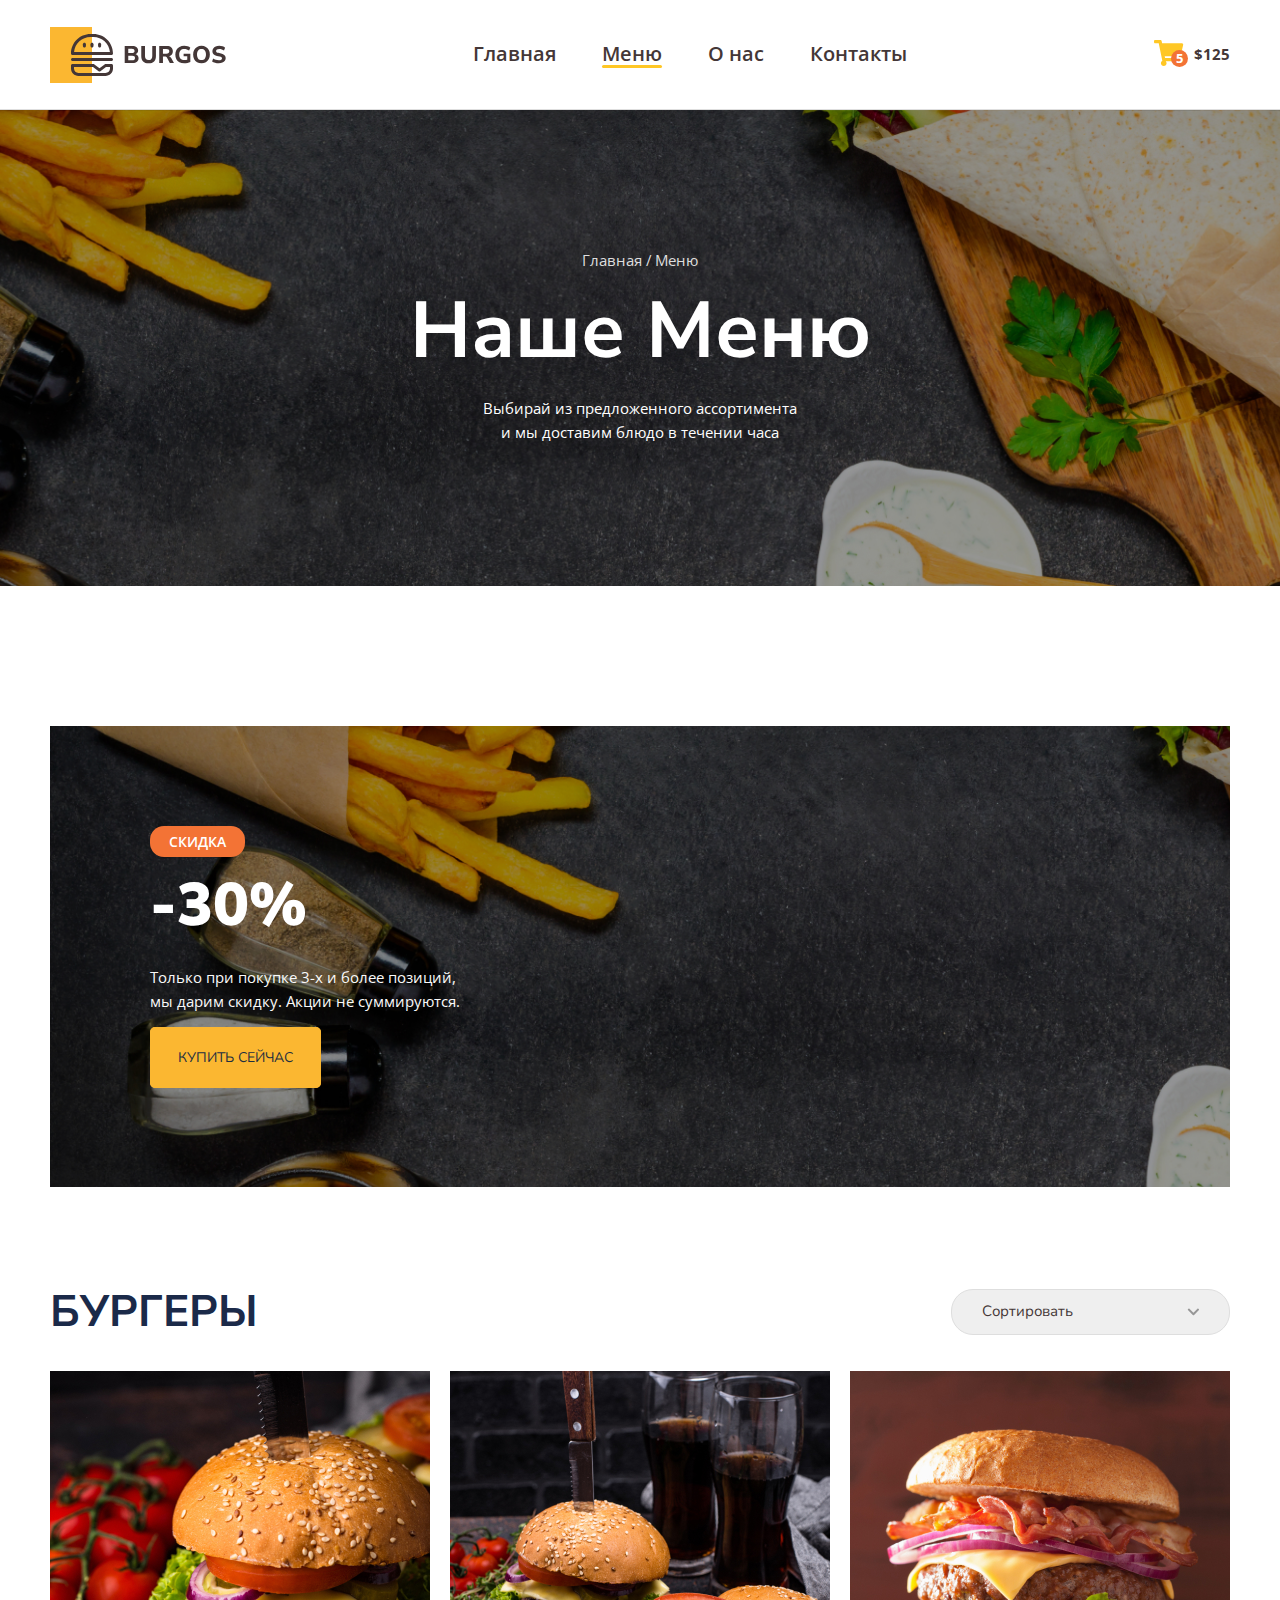
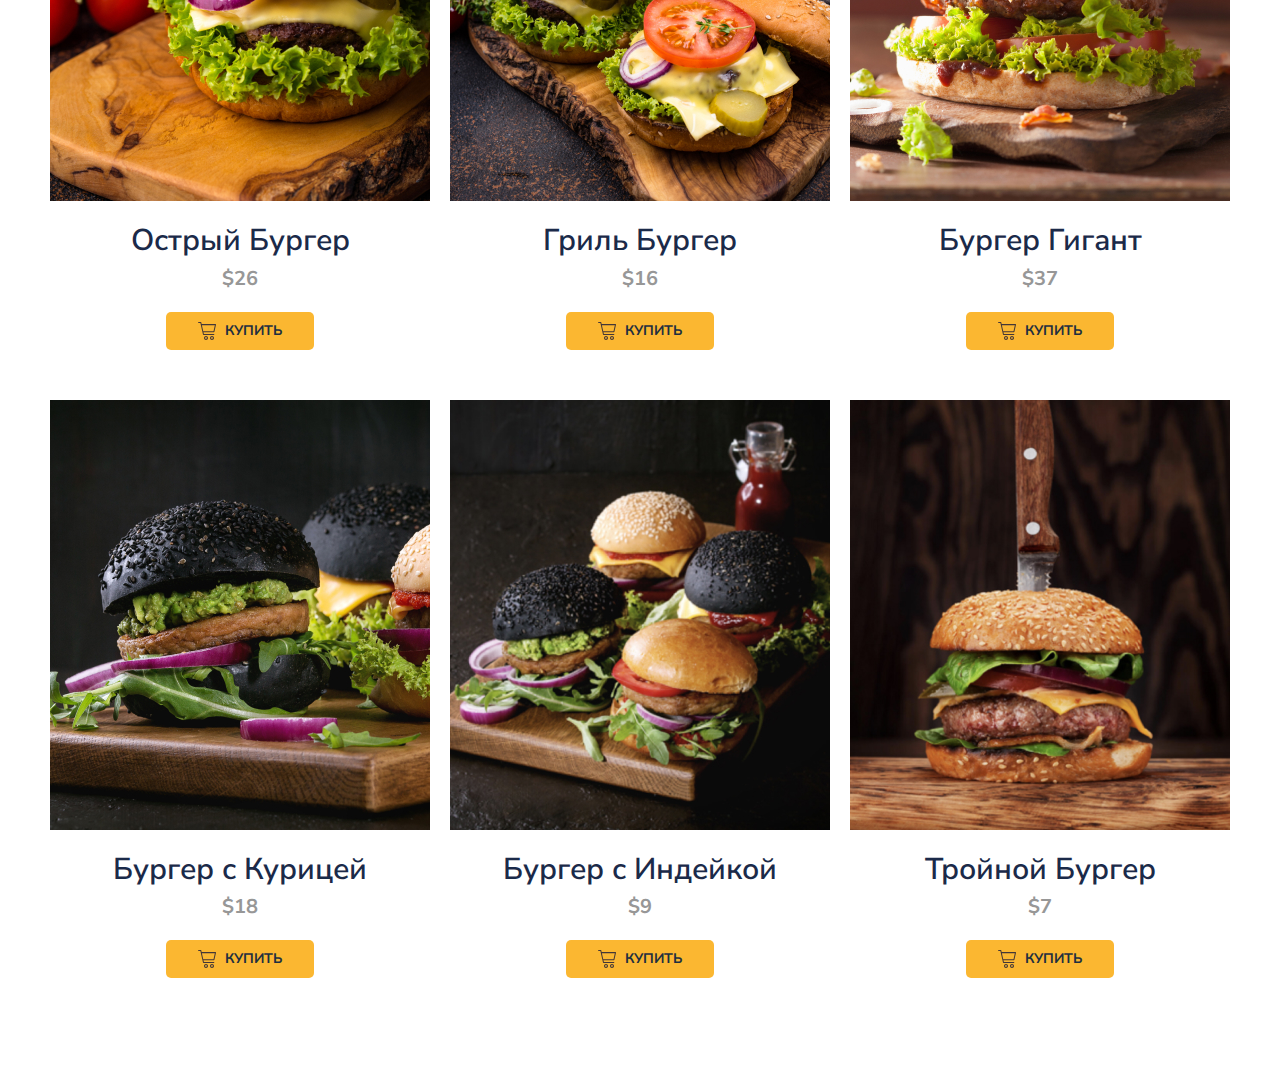
<file: index.html>
<!DOCTYPE html>
<html lang="ru">

<head>
	<meta charset="UTF-8">
	<meta http-equiv="X-UA-Compatible" content="IE=edge">
	<meta name="viewport" content="width=device-width, initial-scale=1.0">
	<title>Burger</title>
	<link rel="preconnect" href="https://fonts.googleapis.com">
	<link rel="preconnect" href="https://fonts.gstatic.com" crossorigin>
	<link href="https://fonts.googleapis.com/css2?family=Nunito+Sans:wght@600;700;800;900&family=Open+Sans:wght@400;600;700&display=swap" rel="stylesheet">
	<link rel="stylesheet" href="css/main.css">
	<link rel="stylesheet" href="css/normalize.css">
</head>

<body>
	<header>
		<div class="container">
			<div class="header">
				<a class="header-logo" href="#"></a>
				<nav>
					<ul class="header-nav">
						<li><a href="#">Главная</a></li>
						<li><a class="active" href="#">Меню</a></li>
						<li><a href="#">О нас</a></li>
						<li><a href="#">Контакты</a></li>
					</ul>
				</nav>
				<button class="button" type="button">
					<span class="button-item">
						<img src="images/cart.svg" alt="Корзина">
						<span class="button-count">5</span>
					</span>
					<span class="button-text">$125</span>
				</button>
			</div>
		</div>
	</header>
	<div class="bg">
		<div class="container">
			<ul class="breadcrumbs">
				<li><a href="#">Главная</a></li>
				<li><a href="#">Меню</a></li>
			</ul>
			<h1 class="title">Наше Меню</h1>
			<p class="description">Выбирай из предложенного ассортимента и мы доставим блюдо в течении часа</p>
		</div>
	</div>
	<main>
		<div class="banner">
			<div class="container">
				<div class="banner-box">
					<h2 class="banner-title">
						<span>скидка</span>
						-30%
					</h2>
					<p class="banner-text">Только при покупке 3-х и более позиций,
						мы&nbsp;дарим скидку. Акции не суммируются.</p>
					<a class="banner-link" href="#">купить сейчас</a>
				</div>
			</div>
		</div>
		<section class="menu">
			<div class="container">
				<div class="menu-header">
					<h2 class="menu-title">Бургеры</h2>
					<select class="menu-select">
						<option value="">Сортировать</option>
						<option value="">По возрастанию</option>
						<option value="">По убыванию</option>
					</select>
				</div>
				<div class="menu-grid">
					<div class="menu-grid-item">
						<div class="menu-grid-cover">
							<img src="images/menu/01.jpg" alt="Острый Бургер">
						</div>
						<p class="menu-grid-title">Острый Бургер</p>
						<p class="menu-grid-price">$26</p>
						<button class="menu-grid-btn" type="button">
							<span class="menu-grid-icon"></span>
							<span class="menu-grid-text">купить</span>
						</button>
					</div>
					<div class="menu-grid-item">
						<div class="menu-grid-cover">
							<img src="images/menu/02.jpg" alt="Гриль Бургер">
						</div>
						<p class="menu-grid-title">Гриль Бургер</p>
						<p class="menu-grid-price">$16</p>
						<button class="menu-grid-btn" type="button">
							<span class="menu-grid-icon"></span>
							<span class="menu-grid-text">купить</span>
						</button>
					</div>
					<div class="menu-grid-item">
						<div class="menu-grid-cover">
							<img src="images/menu/03.jpg" alt="Бургер Гигант">
						</div>
						<p class="menu-grid-title">Бургер Гигант</p>
						<p class="menu-grid-price">$37</p>
						<button class="menu-grid-btn" type="button">
							<span class="menu-grid-icon"></span>
							<span class="menu-grid-text">купить</span>
						</button>
					</div>
					<div class="menu-grid-item">
						<div class="menu-grid-cover">
							<img src="images/menu/04.jpg" alt="Бургер с Курицей">
						</div>
						<p class="menu-grid-title">Бургер с Курицей</p>
						<p class="menu-grid-price">$18</p>
						<button class="menu-grid-btn" type="button">
							<span class="menu-grid-icon"></span>
							<span class="menu-grid-text">купить</span>
						</button>
					</div>
					<div class="menu-grid-item">
						<div class="menu-grid-cover">
							<img src="images/menu/05.jpg" alt="Бургер с Индейкой">
						</div>
						<p class="menu-grid-title">Бургер с Индейкой</p>
						<p class="menu-grid-price">$9</p>
						<button class="menu-grid-btn" type="button">
							<span class="menu-grid-icon"></span>
							<span class="menu-grid-text">купить</span>
						</button>
					</div>
					<div class="menu-grid-item">
						<div class="menu-grid-cover">
							<img src="images/menu/06.jpg" alt="Тройной Бургер">
						</div>
						<p class="menu-grid-title">Тройной Бургер</p>
						<p class="menu-grid-price">$7</p>
						<button class="menu-grid-btn" type="button">
							<span class="menu-grid-icon"></span>
							<span class="menu-grid-text">купить</span>
						</button>
					</div>
				</div>
			</div>
		</section>
	</main>
</body>

</html>
</file>
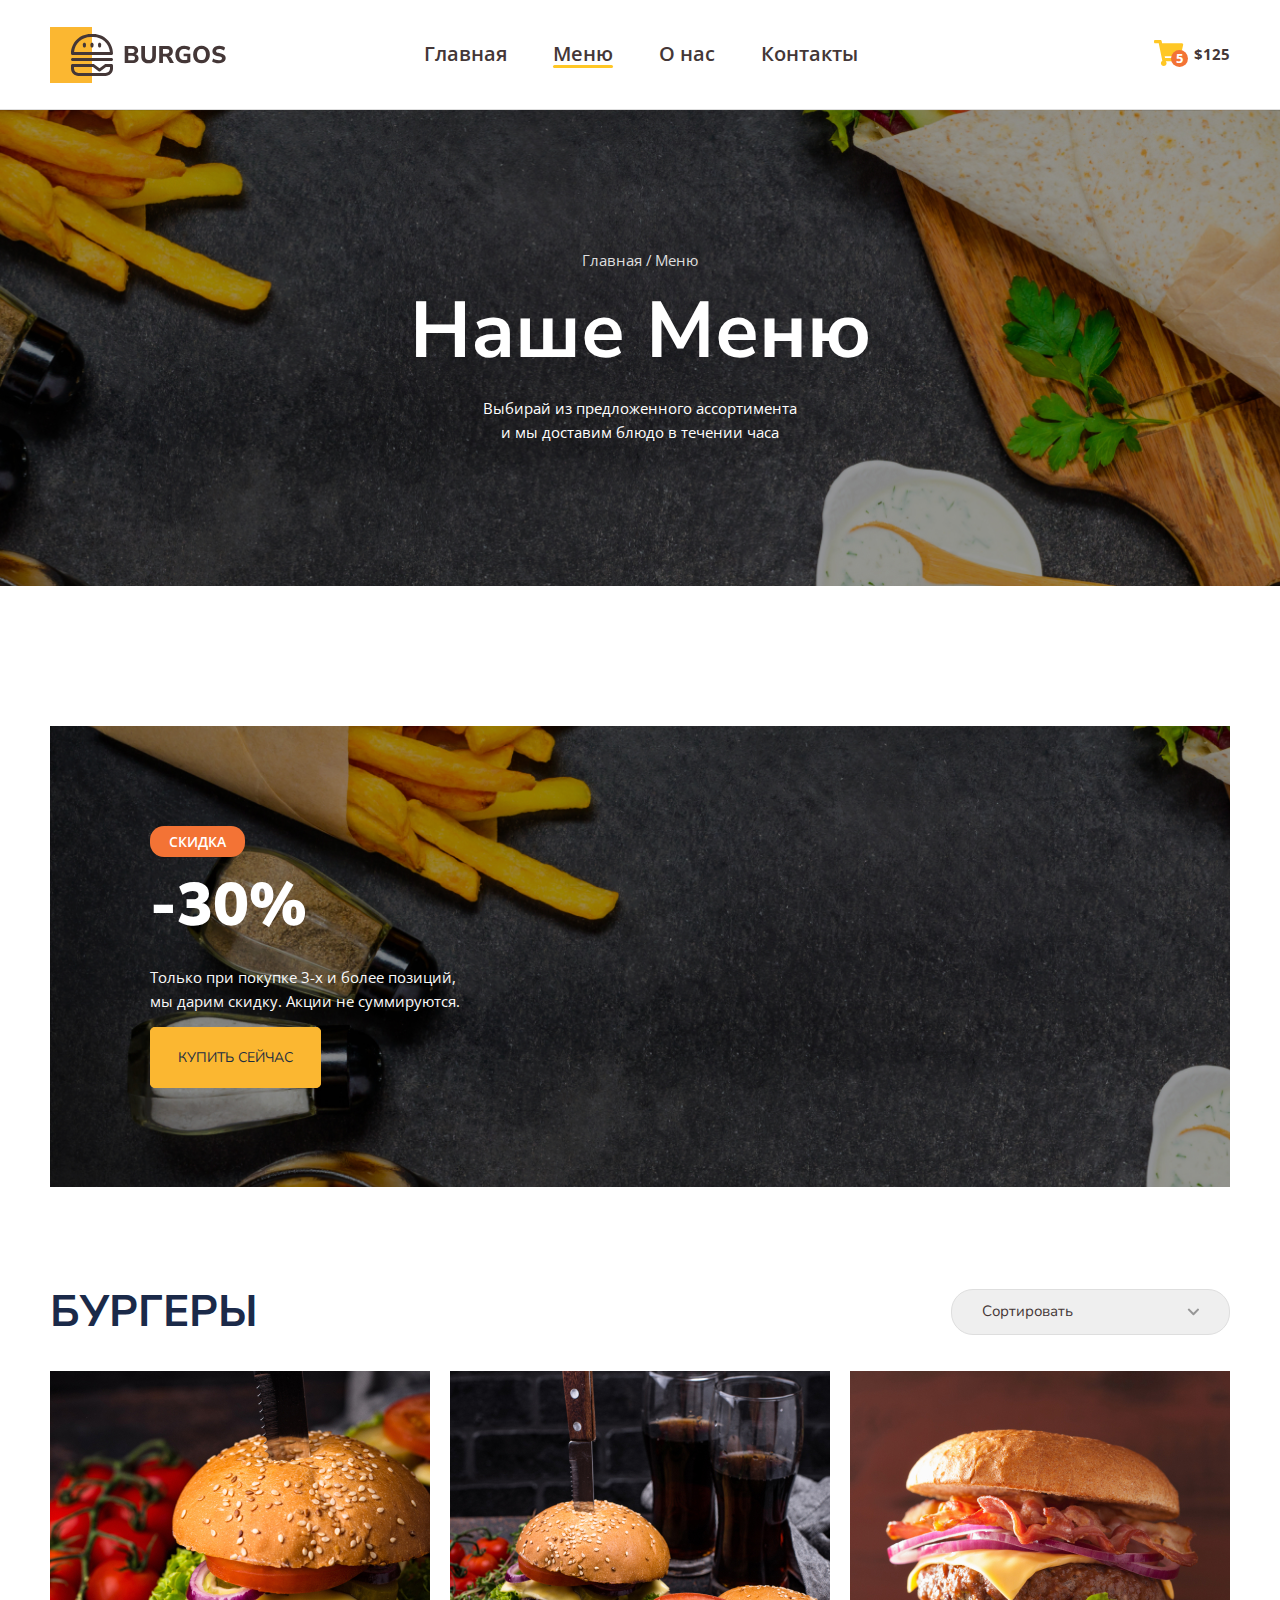
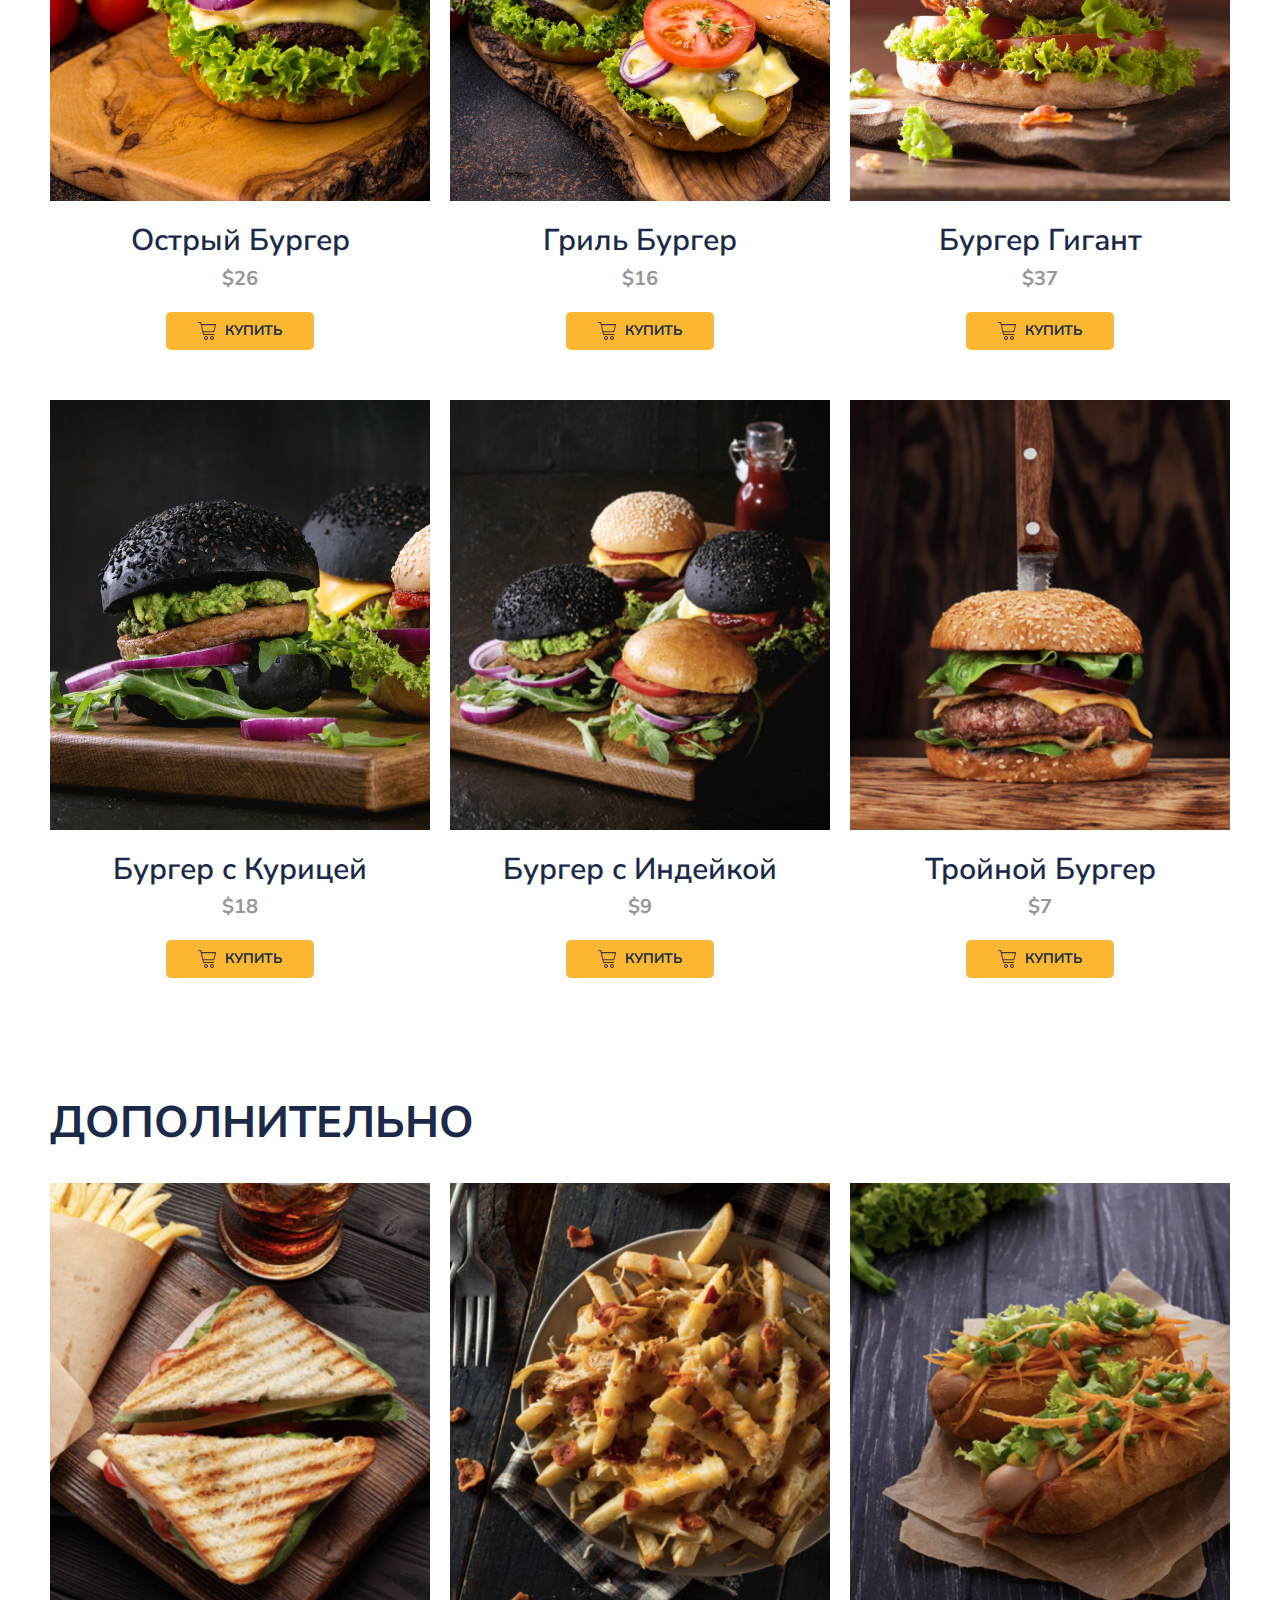
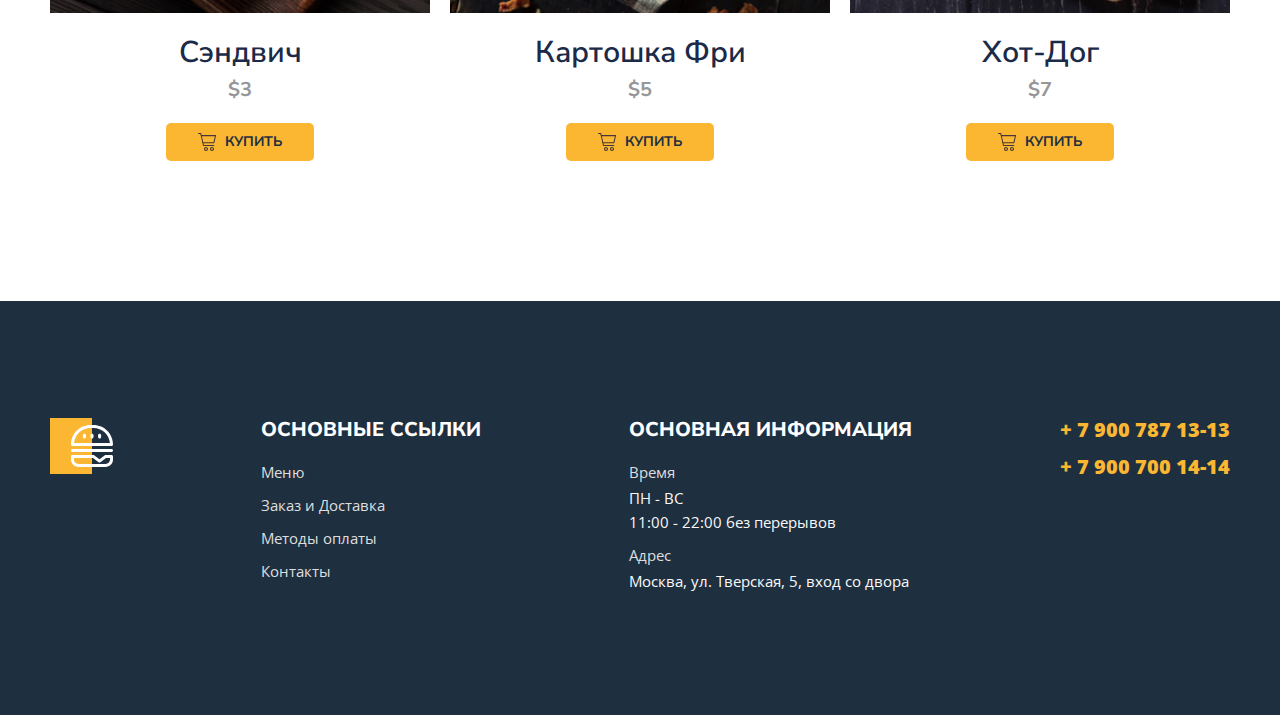
<file: menu.html>
<!DOCTYPE html>
<html lang="ru">

<head>
	<meta charset="UTF-8">
	<meta http-equiv="X-UA-Compatible" content="IE=edge">
	<meta name="viewport" content="width=device-width, initial-scale=1.0">
	<title>Burger</title>
	<link rel="preconnect" href="https://fonts.googleapis.com">
	<link rel="preconnect" href="https://fonts.gstatic.com" crossorigin>
	<link href="https://fonts.googleapis.com/css2?family=Nunito+Sans:wght@600;700;800;900&family=Open+Sans:wght@400;600;700&display=swap" rel="stylesheet">
	<link rel="stylesheet" href="css/normalize.css">
	<link rel="stylesheet" href="css/main.css">
	<link rel="apple-touch-icon" sizes="180x180" href="images/apple-touch-icon.png">
	<link rel="icon" type="image/png" sizes="32x32" href="images/favicon-32x32.png">
	<link rel="icon" type="image/png" sizes="16x16" href="images/favicon-16x16.png">
	<link rel="mask-icon" href="/safari-pinned-tab.svg" color="#5bbad5">
	<meta name="msapplication-TileColor" content="#da532c">
	<meta name="theme-color" content="#ffffff">
</head>

<body>
	<header id="headerTop">
		<div class="container">
			<div class="header">
				<div class="header-burger">
					<button class="burger" onclick="openModal()"></button>
				</div>
				<div class="header-item">
					<a class="header-logo" href="index.html"></a>
					<nav>
					<ul class="header-nav">
						<li><a href="index.html">Главная</a></li>
						<li><a class="active" href="#">Меню</a></li>
						<li><a href="#">О нас</a></li>
						<li><a href="#">Контакты</a></li>
					</ul>
					</nav>
				</div>
				<button class="button" type="button">
					<span class="button-item">
						<img src="images/cart.svg" alt="Корзина">
						<span class="button-count">5</span>
					</span>
					<span class="button-text">$125</span>
				</button>
			</div>
		</div>
	</header>
	<div class="bg">
		<div class="container">
			<ul class="breadcrumbs">
				<li><a href="index.html">Главная</a></li>
				<li><a href="#">Меню</a></li>
			</ul>
			<h1 class="title">Наше Меню</h1>
			<p class="description">Выбирай из предложенного ассортимента и мы доставим блюдо в течении часа</p>
		</div>
	</div>
	<main>
		<div class="banner">
			<div class="container">
				<div class="banner-box">
					<h2 class="banner-title">
						<span>скидка</span>
						-30%
					</h2>
					<p class="banner-text">Только при покупке 3-х и более позиций,
						мы&nbsp;дарим скидку. Акции не суммируются.</p>
					<a class="banner-link" href="#menuBurger">купить сейчас</a>
				</div>
			</div>
		</div>
		<section class="menu" id="menuBurger">
			<div class="container">
				<div class="menu-header">
					<h2 class="menu-title">Бургеры</h2>
					<select class="menu-select">
						<option value="">Сортировать</option>
						<option value="">По возрастанию</option>
						<option value="">По убыванию</option>
					</select>
				</div>
				<div class="menu-grid">
					<div class="menu-grid-item">
						<div class="menu-grid-cover">
							<img src="images/menu/01.jpg" alt="Острый Бургер">
						</div>
						<p class="menu-grid-title">Острый Бургер</p>
						<p class="menu-grid-price">$26</p>
						<button class="menu-grid-btn" type="button">
							<span class="menu-grid-icon"></span>
							<span class="menu-grid-text">купить</span>
						</button>
					</div>
					<div class="menu-grid-item">
						<div class="menu-grid-cover">
							<img src="images/menu/02.jpg" alt="Гриль Бургер">
						</div>
						<p class="menu-grid-title">Гриль Бургер</p>
						<p class="menu-grid-price">$16</p>
						<button class="menu-grid-btn" type="button">
							<span class="menu-grid-icon"></span>
							<span class="menu-grid-text">купить</span>
						</button>
					</div>
					<div class="menu-grid-item">
						<div class="menu-grid-cover">
							<img src="images/menu/03.jpg" alt="Бургер Гигант">
						</div>
						<p class="menu-grid-title">Бургер Гигант</p>
						<p class="menu-grid-price">$37</p>
						<button class="menu-grid-btn" type="button">
							<span class="menu-grid-icon"></span>
							<span class="menu-grid-text">купить</span>
						</button>
					</div>
					<div class="menu-grid-item">
						<div class="menu-grid-cover">
							<img src="images/menu/04.jpg" alt="Бургер с Курицей">
						</div>
						<p class="menu-grid-title">Бургер с Курицей</p>
						<p class="menu-grid-price">$18</p>
						<button class="menu-grid-btn" type="button">
							<span class="menu-grid-icon"></span>
							<span class="menu-grid-text">купить</span>
						</button>
					</div>
					<div class="menu-grid-item">
						<div class="menu-grid-cover">
							<img src="images/menu/05.jpg" alt="Бургер с Индейкой">
						</div>
						<p class="menu-grid-title">Бургер с Индейкой</p>
						<p class="menu-grid-price">$9</p>
						<button class="menu-grid-btn" type="button">
							<span class="menu-grid-icon"></span>
							<span class="menu-grid-text">купить</span>
						</button>
					</div>
					<div class="menu-grid-item">
						<div class="menu-grid-cover">
							<img src="images/menu/06.jpg" alt="Тройной Бургер">
						</div>
						<p class="menu-grid-title">Тройной Бургер</p>
						<p class="menu-grid-price">$7</p>
						<button class="menu-grid-btn" type="button">
							<span class="menu-grid-icon"></span>
							<span class="menu-grid-text">купить</span>
						</button>
					</div>
				</div>
			</div>
		</section>
		<section class="menu menu-other">
			<div class="container">
				<div class="menu-header">
					<h2 class="menu-title">Дополнительно</h2>
				</div>
				<div class="menu-grid">
					<div class="menu-grid-item">
						<div class="menu-grid-cover">
							<img src="images/07.jpg" alt="Сэндвич">
						</div>
						<p class="menu-grid-title">Сэндвич</p>
						<p class="menu-grid-price">$3</p>
						<button class="menu-grid-btn" type="button">
							<span class="menu-grid-icon"></span>
							<span class="menu-grid-text">купить</span>
						</button>
					</div>
					<div class="menu-grid-item">
						<div class="menu-grid-cover">
							<img src="images/08.jpg" alt="Картошка Фри">
						</div>
						<p class="menu-grid-title">Картошка Фри</p>
						<p class="menu-grid-price">$5</p>
						<button class="menu-grid-btn" type="button">
							<span class="menu-grid-icon"></span>
							<span class="menu-grid-text">купить</span>
						</button>
					</div>
					<div class="menu-grid-item">
						<div class="menu-grid-cover">
							<img src="images/09.jpg" alt="Хот-Дог">
						</div>
						<p class="menu-grid-title">Хот-Дог</p>
						<p class="menu-grid-price">$7</p>
						<button class="menu-grid-btn" type="button">
							<span class="menu-grid-icon"></span>
							<span class="menu-grid-text">купить</span>
						</button>
					</div>
				</div>
			</div>
		</section>
	</main>
	<footer class="footer">
		<div class="container">
			<div class="footer-box">
				<div class="footer-item">
					<img class="footer-logo" src="images/logo-footer.svg" alt="логотип бургер">
				</div>
				<div class="footer-item">
					<h2>основные ссылки</h2>
					<ul class="footer-list">
						<li><a href="menu.html">Меню</a></li>
						<li><a href="#">Заказ и Доставка</a></li>
						<li><a href="#">Методы оплаты</a></li>
						<li><a href="#">Контакты</a></li>
					</ul>
					<ul class="footer-list footer-lis-tel">
						<li>
							<a href="tel:+79007871313">+ 7 900 787 13-13</a>
						</li>
						<li>
							<a href="tel:+79007001414">+ 7 900 700 14-14</a>
						</li>
					</ul>
				</div>
				<div class="footer-item">
					<h2>основная информация</h2>
					<ul class="footer-list">
						<li>
							<span>Время</span>
							ПН - ВС <br>
							11:00 - 22:00 без перерывов
						</li>
						<li>
							<span>Адрес</span>
							Москва, ул. Тверская, 5, вход со двора
						</li>
					</ul>
				</div>
				<div class="footer-tel">
					<ul class="footer-list footer-lis-tel">
						<li>
							<a href="tel:+79007871313">+ 7 900 787 13-13</a>
						</li>
						<li>
							<a href="tel:+79007001414">+ 7 900 700 14-14</a>
						</li>
					</ul>
				</div>
			</div>
		</div>
	</footer>

	<a href="#headerTop" class="button-up hidden" id="btnUp">Наверх</a>

	<div class="modal" id="modal">
		<ul class="header-nav">
			<li><a href="index.html">Главная</a></li>
			<li><a class="active" href="#">Меню</a></li>
			<li><a href="#">О нас</a></li>
			<li><a href="#">Контакты</a></li>
		</ul>
		<button class="burger-close" onclick="closeModal()"></button>
	</div>

	<script>
		//Smooth Scroll

		const links = document.querySelectorAll(".banner-link");

		for (const link of links) {
		link.addEventListener("click", clickHandler);
		}

		function clickHandler(e) {
		e.preventDefault();
		const href = this.getAttribute("href");

		document.querySelector(href).scrollIntoView({
			behavior: "smooth"
		});
		}

		//Button Up

		window.onscroll = function(){scrollFunction()};

		const upbuttons = document.querySelectorAll(".button-up");

		for (const upbutton of upbuttons) {
			upbutton.addEventListener("click", clickHandler);
		}

		function clickHandler(e) {
		e.preventDefault();
		const href = this.getAttribute("href");

		document.querySelector(href).scrollIntoView({
			behavior: "smooth"
		});
		}

		function scrollFunction(){
			if ( document.body.scrollTop > 1000 || document.documentElement.scrollTop > 1000){
				document.getElementById('btnUp').className = 'button-up visible';
			} else {
				document.getElementById('btnUp').className = 'button-up hidden';
			}
		}

		// Menu

		function openModal() {
           document.getElementById("modal").style.top = "0px";
       }

       function closeModal() {
           document.getElementById("modal").style.top = "-400px";
       }

	</script>
</body>

</html>
</file>
<file: css/main.css>
body {
	font-family: 'Nunito Sans', sans-serif;
	/* font-family: 'Open Sans', sans-serif; */
}

.container{
	max-width: 1180px;
	margin: 0 auto;
	padding-left: 15px;
	padding-right: 15px;
}

header {
	border-bottom: 1px solid #DEDEDE;
}

.header {
	font-family: 'Open Sans', sans-serif;
	display: flex;
	justify-content: space-between;
	align-items: center;
	padding-top: 26px;
	padding-bottom: 25px;
}

.header-item {
	display: flex;
	justify-content: space-between;
	align-items: center;
	flex-basis: 68.5%;
}

.header-logo {
	display: block;
	background-image: url(../images/logo.svg);
	background-repeat: no-repeat;
	background-size: cover;
	width: 176px;
	height: 56px;
}

.header-nav {
	display: flex;
	gap: 46px;
	list-style-type: none;
	padding-left: 0;
}

.header-nav a {
	text-decoration: none;
	color: #443737;
	font-size: 20px;
	font-weight: 600;
	transition: 1s;
}

.header-nav a:hover {
	color: #FFC725;
}

.header-nav a::after {
	content: '';
	width: 100%;
	height: 3px;
	border-radius: 1.5px;
	background: transparent;
	display: block;
}

.header-nav a.active::after {
	background: #FFC725;
}

.button {
	display: flex;
	align-items: center;
	gap: 10px;
	border: none;
	background-color: transparent;
	padding: 0;
	cursor: pointer;
	transition: 1s;
}

.button-item {
	position: relative;
}

.button-count {
	color: #FFF;
	font-size: 13px;
	font-weight: 700;
	background: #F37335;
	border-radius: 100%;
	position: absolute;
	width: 17px;
	height: 17px;
	line-height: 1.3;
	bottom: 3px;
	right: -4px;
}

.button-text {
	color: #443737;
	font-size: 15px;
	font-weight: 700;
	font-family: 'Open Sans', sans-serif;
}

.bg {
	text-align: center;
	color: #FFF;
	background-image: url(../images/bg.jpg);
	background-size: cover;
	background-position: center center;
	padding: 142px 0;
	margin-bottom: 140px;
}

.breadcrumbs {
	display: flex;
	justify-content: center;
	list-style-type: none;
	padding-left: 0;
	margin-top: 0;
	gap: 7px;
}

.breadcrumbs a {
	color: #DEDEDE;
	font-size: 15px;
	font-family: Open Sans;
	text-decoration: none;
	transition: 1s;
	}

.breadcrumbs a:hover {
	color: #FFC725;
}

.breadcrumbs a::before {
	content: '/';
	position: relative;
	left: -3px;
	pointer-events: none;
}

.breadcrumbs a:hover::before {
	color: #DEDEDE;
}

.breadcrumbs li:first-child a::before {
	display: none;
}

.title {
	font-size: 79px;
	font-weight: 700;
	margin-top: 16px;
	margin-bottom: 19px;
}

.description {
	text-align: center;
	font-size: 15px;
	line-height: 1.6;
	font-family: Open Sans;
	margin: 0 auto;
	max-width: 320px;
}

.banner-box {
	background-image: url(../images/banner.jpg);
	background-repeat: no-repeat;
	background-position: 0 center;
	background-size: cover;
	padding: 100px 100px 120px;
	margin-bottom: 80px;
}

.banner-title {
	color: #FFF;
	font-size: 60px;
	font-weight: 900;
	line-height: 1.6;
	text-transform: uppercase;
	margin-top: 0;
	margin-bottom: 12px;
	}

 .banner-title span {
	display: block;
	border-radius: 14px;
	background: #F37335;
	max-width: 95px;
	color: #FFF;
	font-size: 14px;
	font-family: Open Sans;
	font-weight: 600;
	line-height: 1.5;
	text-transform: uppercase;
	text-align: center;
	padding: 5px 0;
}

.banner-text {
	font-family: 'Open Sans', sans-serif;
	color: #FAF9F9;
	font-size: 15px;
	line-height: 1.6;
	max-width: 353px;
	margin-top: 0;
	margin-bottom: 35px;
}

.banner-link {
	color: #1E2F40;
	background-color: #FBB731;
	text-decoration: none;
	border-radius: 5px;
	text-transform: uppercase;
	font-size: 14px;
	padding: 20px 27px;
	border: 1px solid #FBB731;
	transition: 0.6s;
}

.banner-link:hover {
	background-color: transparent;
	color: #FBB731;
}

.menu {
	padding-top: 20px;
}

.menu-header {
	display: flex;
	justify-content: space-between;
	align-items: center;
	margin-bottom: 34px;
}

.menu-title {
	color: #1B2A49;
	font-size: 44px;
	font-weight: 700;
	text-transform: uppercase;
	margin: 0;
}

.menu-select {
	border-radius: 22px;
	border: 1px solid #DEDEDE;
	color: #443737;
	font-size: 15px;
	padding: 13px 30px;
	appearance: none;
	flex-basis: 279px;
	background-image: url(../images/arrow.svg);
	background-size: 13px 8px;
	background-repeat: no-repeat;
	background-position: 89% center;
}

.menu-grid {
	display: grid;
	grid-template-columns: repeat(3, 1fr);
	gap: 50px 20px;
	text-align: center;
	margin-bottom: 100px;
}

.menu-grid-cover {
	width: 100%;
	height: 430px;
	position: relative;
	overflow: hidden;
	margin-bottom: 23px;
}
.menu-grid-cover img {
	position: absolute;
	left: 50%;
	top: 50%;
	transform: translate(-50%, -50%);
	width: 100%;
	height: 430px;
	object-fit: cover;
}

.menu-grid-title {
	color: #1B2A49;
	font-size: 30px;
	font-weight: 600;
	margin: 0;
}

.menu-grid-price {
	color: #979797;
	font-size: 20px;
	font-weight: 700;
	margin-top: 8px;
	margin-bottom: 22px;
}

.menu-grid-btn {
	display: flex;
	align-items: center;
	justify-content: center;
	gap: 9px;
	border: none;
	border-radius: 5px;
	background-color: #FBB731;
	padding: 10px 32px;
	margin: 0 auto;
	cursor: pointer;
	transition: 0.6s;
}

.menu-grid-btn:hover {
	background-color: #F37335;
}

.menu-grid-icon {
	background-image: url(../images/menu/cart-menu.svg);
	background-repeat: no-repeat;
	background-size: cover;
	display: block;
	width: 18px;
	height: 18px;
}

.menu-grid-text {
	color: #1E2F40;
	font-size: 14px;
	font-weight: 700;
	text-transform: uppercase;
}

.footer {
    background: #1E2F40;
    color: #fff;
    padding-top: 117px;
    padding-bottom: 106px;
	margin-top: 140px;
}

.footer-box {
	display: flex;
	justify-content: space-between;
}

.footer-logo {
    width: 63px;
    height: 56px;
}

.footer-item {
    flex: 0 0 auto;
}

.footer-item h2 {
    font-size: 20px;
    font-weight: 800;
    text-transform: uppercase;
    margin-bottom: 19px;
	margin-top: 0;
}

.footer-list li {
    margin-bottom: 9px;
    font-family: 'Open Sans', sans-serif;
    font-size: 15px;
    color: #FAF9F9;
    line-height: 24px;
}

.footer-list a {
    color: #DEDEDE;
    text-decoration: none;
	transition: 1s;
}

.footer-list a:hover {
	color: #FBB731;
}

.footer-item span {
    color: #DEDEDE;
    display: block;
    font-weight: 400;
    margin-bottom: 2px;
}

.footer-lis-tel {
	margin-top: 0;
}

.footer-lis-tel li {
    margin-bottom: 12px;
}

.footer-lis-tel a {
    font-size: 20px;
    color: #FBB731;
	font-weight: 900;
	transition: 1s;
}

.footer-lis-tel a:hover {
	color: #FFF;
}

.footer-list {
	padding-left: 0;
	list-style-type: none;
}

.button-up {
	font-weight: 700;
	font-size: 14px;
	background-color: #FBB731;
	text-transform: uppercase;
	color: #1E2F40;
	text-decoration: none;
	padding: 5px 20px;
	position: fixed;
	bottom: 20px;
	right: 20px;
	border-radius: 5px;
	transition: 1s;
}

.button-up:hover {
	background-color: #F37335;
}

.button-up.hidden {
	opacity: 0;
}

.button-up.visible {
	opacity: 1;
}
/* styles index.html */

.main {
    background: linear-gradient(180deg, #0C4C7B -100%, #1E2F40 100%);
}

.wrapper {
    max-width: 1180px;
    margin: 0 auto;
    display: flex;
    justify-content: space-between;
}

.content {
    color: #FAF9F9;
    flex: 0 0 580px;
    padding-top: 170px;
    padding-bottom: 170px;
}

.content-title {
    font-size: 120px;
    font-weight: 800;
    text-transform: uppercase;
    line-height: 120px;
    margin-bottom: 0;
	margin-top: 0;
}

.content-title span {
    color: #FBB731;
    font-weight: 700;
    font-size: 30px;
    line-height: 38px;
    display: block;
    margin-bottom: 10px;
}

.content-text {
    font-family: 'Open Sans', sans-serif;
    font-weight: 400;
    font-size: 19px;
    line-height: 1.4;
    color: #DEDEDE;
    margin-bottom: 42px;
    /* max-width: 524px; */
}

.content-link,
.promo a {
    color: #1E2F40;
    background-color: #FBB731;
	border: 1px solid #FBB731;
    border-radius: 5px;
    font-weight: 700;
    font-size: 14px;
    line-height: 18px;
    text-align: center;
    text-transform: uppercase;
    padding: 20px 45px;
    display: inline-block;
	text-decoration: none;
	transition: 0.3s;
    /* max-width: 170px; */
}

.content-link:hover {
	background-color: transparent;
	color: #FBB731;
}

.promo a:hover {
	background-color: transparent;
	color: #FBB731;
}

.visual {
    flex-grow: 1;
    display: flex;
    justify-content: flex-end;
    position: relative;
}

.visual-bg {
    width: 432px;
    height: 100%;
    background: linear-gradient(2.42deg, #F37335 -19.6%, #FBB731 100.79%, #FDC830 100.79%);
}

.main img {
    width: 829px;
    position: absolute;
    right: -168px;
}

.promo {
    padding-top: 186px;
    padding-bottom: 46px;
}

.promo-left,
.promo-right {
    flex: 0 0 49%;
    color: #fff;
    box-sizing: border-box;
    background-repeat: no-repeat;
    background-size: cover;
    background-position: center;
}

.promo-left {
    background-image: url(../images/burger-left.png);
    padding: 116px 50px;
}

.promo-right {
    background-image: url(../images/burger-right.png);
    padding: 116px 50px;
}

.sale {
    font-size: 14px;
    font-weight: 900;
    text-transform: uppercase;
    border-radius: 14px;
    background: #F37335;
    padding: 5px 19px;
    display: inline-block;
    margin-bottom: 3px;
	margin-top: 0;
}

.cost {
    font-size: 60px;
    font-weight: 900;
    margin-bottom: 8px;
	margin-top: 0;
}

.promo-description {
    font-family: 'Open Sans', sans-serif;
    color: #FAF9F9;
    font-size: 15px;
    line-height: 24px;
	margin-bottom: 0;
}

.promo-left .promo-description {
    max-width: 392px;
}

.promo-right .promo-description {
    max-width: 300px;
    margin-bottom: 20px;
}

.free {
    font-weight: 700;
    font-size: 44px;
    margin-bottom: 10px;
	margin-top: 0;
}

.footer {
    background: #1E2F40;
    color: #fff;
    padding-top: 117px;
    padding-bottom: 106px;
}

.logo {
    width: 63px;
    height: 56px;
}

.item {
    flex: 0 0 auto;
}

.item h2 {
    font-size: 20px;
    font-weight: 800;
    text-transform: uppercase;
    margin-bottom: 12px;
}

.item ul,
.tel ul {
    list-style-type: none;
}

.item li {
    margin-bottom: 9px;
    font-family: 'Open Sans', sans-serif;
    font-size: 15px;
    color: #FAF9F9;
    line-height: 24px;
}

.item a {
    color: #DEDEDE;
    text-decoration: none;
}

.item span {
    color: #DEDEDE;
    display: block;
    font-weight: 400;
    margin-bottom: 2px;
}

.tel ul {
    font-size: 20px;
    color: #FBB731;
}

.tel li {
    margin-bottom: 12px;
}

/* Modal */

.burger {
	width: 34px;
	height: 22px;
	background-image: url(../images/burger.svg);
	background-repeat: no-repeat;
	background-color: transparent;
	background-size: contain;
	border: none;
	cursor: pointer;
}
.modal {
	background-color: #FFF8DC;
	max-width: 500px;
	text-align: center;
	position: absolute;
	top: -400px;
	left: 0;
	right: 0;
	margin: 20px auto 0;
	padding: 40px 30px;
	box-sizing: border-box;
	transition: .5s;
}

.modal .header-nav {
	flex-direction: column;
	align-items: center;
	gap: 23px;
	margin: 0;
}

.burger-close {
	width: 22px;
	height: 22px;
	background-image: url(../images/close.svg);
	background-repeat: no-repeat;
	background-color: transparent;
	background-size: contain;
	border: none;
	position: absolute;
	top: 20px;
	right: 20px;
	cursor: pointer;
}

/* Responsive */

@media (min-width: 1001px) {
	.footer-list + .footer-lis-tel {
		display: none;
	}
}

@media (min-width: 766px) {
	.header-burger {
		display: none;
	}
}

@media (max-width: 1000px) {
	.container {
		max-width: 738px;
	}
	.header-logo {
		width: 150px;
		height: 48px;
		background-size: contain;
	}
	.header-nav {
		gap: 22px;
	}
	.header-item {
		flex-basis: 78.5%;
	}
	.banner-box {
		background-position: -80px center;
		padding: 100px 40px 120px;
		margin-bottom: 82px;
	}
	.menu {
		padding-top: 0;
	}
	.menu-header {
		margin-bottom: 37px;
	}
	.menu-grid {
		grid-template-columns: repeat(2, 1fr);
		gap: 50px 15px;
		margin-bottom: 97px;
	}
	.menu-other {
		overflow: hidden;
		height: 558px;
	}
	.menu-other .menu-grid {
		display: flex;
		width: auto;
		overflow-x: scroll;
		overflow-y: hidden;
		padding-bottom: 50px;
	}
	.menu-other .menu-grid-item {
		flex: 0 0 281px;
	}
	.menu-other .menu-grid-cover,
	.menu-other .menu-grid-cover img {
		height: 320px;
	}
	.footer-tel {
		display: none;
	}
	.footer-list + .footer-lis-tel {
		display: block;
	}
}

@media (max-width: 765px) {
	nav {
		 display: none;
	}
	.header {
		gap: 20px;
	}
}

@media (max-width: 567px) {
	.title {
		font-size: 38px;
	}
	.breadcrumbs a {
		font-size: 14px;
	}
	.description {
		font-size: 12px;
	}
	.bg {
		padding: 55px 0;
	}
	.banner-box {
		background-position: 17% center;
		padding: 35px 24px 54px;
	}
}

@media (max-width: 360px) {
	.header-logo {
		width: 116px;
		height: 37px;
		background-size: contain;
	}
}

@media (max-width: 320px) {
	.banner-box {
		background-position: 25% center;
	}
}
</file>
